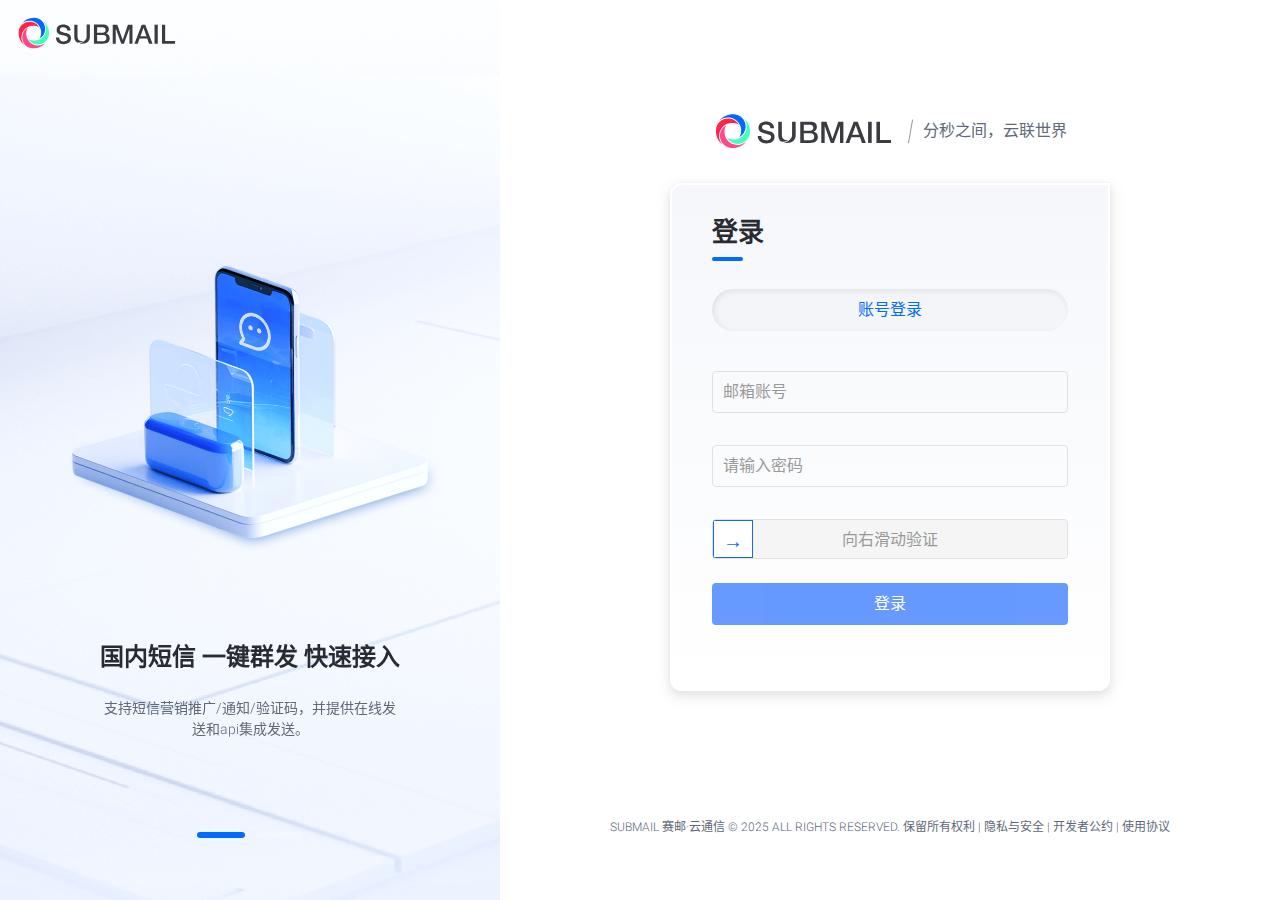
<file: index.html>
<html lang="zh-CN"><head>
    <meta http-equiv="Content-Type" content="text/html; charset=utf-8">
    <meta name="viewport" content="width=device-width, initial-scale=1.0, maximum-scale=1.0, minimum-scale=1.0, user-scalable=no">
    <title>登录SUBMAIL 赛邮云通信- 分秒之间，云联世界</title>
    <meta property="og:title" content="SUBMAIL - 分秒之间，云联世界">
    <meta property="og:description" content="赛邮云通信 - 短信，国际短信，彩信，邮件，语音，短网址，短链接">
    <meta property="og:image" content="https://www.mysubmail.com/libraries/icos/submail.png">
    <meta name="renderer" content="webkit">

    <link rel="stylesheet" href="static/css/swiper-3.4.2.min.css" type="text/css">
    <link rel="stylesheet" href="static/css/submail.mdi.css" type="text/css">
    <link rel="stylesheet" href="static/css/index.css" type="text/css">

    <script src="https://hm.baidu.com/hm.js?1226d0e0b52736ddc8b33acf9c34d14b"></script><script async="" src="https://www.google-analytics.com/analytics.js"></script><script src="static/js/bat.js" async=""></script><script src="static/js/568710.js" defer="" async=""></script><script src="static/js/uic-pub.js" async=""></script><script src="static/js/push.js" id="ttzz"></script><script src="static/js/jquery-3.6.0.min.js" type="text/javascript"></script>
    <script src="static/js/submail.mdi.min.js" type="text/javascript"></script>
    <script src="static/js/base.min.js" type="text/javascript"></script>
    <script src="static/js/swiper-3.4.2.jquery.min.js" type="text/javascript"></script>
    <script src="static/js/index.min.js" defer=""></script>
    <!--360的访问追踪代码  -->
    <script>
    (function(b,a,e,h,f,c,g,s){b[h]=b[h]||function(){(b[h].c=b[h].c||[]).push(arguments)};
    b[h].s=!!c;g=a.getElementsByTagName(e)[0];s=a.createElement(e);
    s.src="//s.union.360.cn/"+f+".js";s.defer=!0;s.async=!0;g.parentNode.insertBefore(s,g)
    })(window,document,"script","_qha",568710,false);
    </script>
    <!-- 必应访问追踪代码 -->
    <script>
        (function(w,d,t,r,u)
        {
            var f,n,i;
            w[u]=w[u]||[],f=function()
            {
                var o={ti:"187110057", enableAutoSpaTracking: true};
                o.q=w[u],w[u]=new UET(o),w[u].push("pageLoad")
            },
            n=d.createElement(t),n.src=r,n.async=1,n.onload=n.onreadystatechange=function()
            {
                var s=this.readyState;
                s&&s!=="loaded"&&s!=="complete"||(f(),n.onload=n.onreadystatechange=null)
            },
            i=d.getElementsByTagName(t)[0],i.parentNode.insertBefore(n,i)
        })
        (window,document,"script","//bat.bing.com/bat.js","uetq");
    </script>
</head>
<body>
            <!-- <div class="login-bg">
        <img src="/libraries/images/login.bg.jpg">
    </div> -->
<!--[if lt IE]>
<script type="text/javascript" charset="utf-8">
    window.location.href="/welcome/UpgradeYourBrowser";
</script>
<![endif]-->
<link rel="stylesheet" href="static/css/global.css" type="text/css">
<div sg-data-eventtype="FORM_SUBMIT_SUCCEESS" sg-data-convertid="2708317"></div>
<!-- <div class="console-background">
<div class="submail-ele-red"></div>
<div class="submail-ele-blue"></div>
<div class="submail-ele-green"></div>
<div class="submail-ele-pink"></div>
</div> -->
<header class="submail-header login-header p-0">
<submail-brand>
    <a href="" class="pl-3" title="SUBMAIL - 赛邮云通信">
        <img src="static/picture/submail.logo.svg">
    </a>
</submail-brand>
<top-nav>
    <div class="nav-bar">
        <nav class="ml-auto pr-3">
                        </nav>
    </div>
</top-nav>
<submail-progress>
    <progress-bar></progress-bar>
</submail-progress>
</header>
    <main class="login_register_warp">
        
<link rel="stylesheet" href="static/css/swiper-3.4.2.min.css" type="text/css">
<script src="static/js/swiper-3.4.2.jquery.min.js" type="text/javascript"></script>
<script src="static/js/swiper.js" defer=""></script>
<div class="login-swiper">
<div class="swiper-container swiper-container-horizontal">
    <div class="swiper-wrapper" style="transform: translate3d(-1500px, 0px, 0px); transition-duration: 0ms;"><div class="swiper-slide swiper-slide-duplicate swiper-slide-next swiper-slide-duplicate-prev" data-swiper-slide-index="1" style="width: 500px;">
            <div class="swiper-text">
                <h4 class="fnbold">国际短信 全球覆盖 多国语言</h4>
                <span>无需内容报备，简单、迅速、低成本，真正做到<br>一点接入全球覆盖！</span>
            </div>
            <a href="/internationalsms"> <img src="static/picture/swiper_2.png" alt=""></a>
        </div>
        <div class="swiper-slide swiper-slide-duplicate-active" data-swiper-slide-index="0" style="width: 500px;">
            <div class="swiper-text">
                <h4 class="fnbold">国内短信 一键群发 快速接入</h4>
                <span>支持短信营销推广/通知/验证码，并提供在线发<br>送和api集成发送。</span>
            </div>
            <a href="/sms"> <img src="static/picture/swiper_1.png" alt=""></a>
        </div>
        <div class="swiper-slide swiper-slide-prev swiper-slide-duplicate-next" data-swiper-slide-index="1" style="width: 500px;">
            <div class="swiper-text">
                <h4 class="fnbold">国际短信 全球覆盖 多国语言</h4>
                <span>无需内容报备，简单、迅速、低成本，真正做到<br>一点接入全球覆盖！</span>
            </div>
            <a href="/internationalsms"> <img src="static/picture/swiper_2.png" alt=""></a>
        </div>
       
    <div class="swiper-slide swiper-slide-duplicate swiper-slide-active" data-swiper-slide-index="0" style="width: 500px;">
            <div class="swiper-text">
                <h4 class="fnbold">国内短信 一键群发 快速接入</h4>
                <span>支持短信营销推广/通知/验证码，并提供在线发<br>送和api集成发送。</span>
            </div>
            <a href="/sms"> <img src="static/picture/swiper_1.png" alt=""></a>
        </div></div>
    <div class="swiper-pagination swiper-pagination-clickable swiper-pagination-bullets"><span class="swiper-pagination-bullet swiper-pagination-bullet-active"></span><span class="swiper-pagination-bullet"></span></div>
    
</div>
</div>

<style>
.swiper-text{
position: absolute;
bottom: 10rem;
width: 100%;
text-align: center;
}
.swiper-text h4{
font-size: 24px;
}
.swiper-text span{
font-size: 14px;
color:#606879;
margin-top: 26px;
display: block;
}

/* 滑动验证样式 */
.verify-container {
    position: relative;
    width: 100%;
    height: 40px;
    background-color: #f5f5f5;
    border: 1px solid #e0e0e0;
    border-radius: 4px;
    overflow: hidden;
}

.verify-bg {
    position: absolute;
    width: 100%;
    height: 100%;
    background: #f5f5f5;
}

.verify-text {
    position: absolute;
    width: 100%;
    height: 100%;
    line-height: 40px;
    text-align: center;
    color: #999;
    user-select: none;
}

.verify-bar {
    position: absolute;
    width: 40px;
    height: 100%;
    background: #1764ff;
    cursor: pointer;
    transition: background .2s;
}

.verify-btn {
    position: absolute;
    width: 40px;
    height: 100%;
    background: #fff;
    border: 1px solid #1764ff;
    color: #1764ff;
    font-size: 20px;
    text-align: center;
    line-height: 40px;
    cursor: pointer;
    transition: background .2s;
    user-select: none;
}

.verify-btn:hover {
    background: #1764ff;
    color: #fff;
}

.verify-btn.success {
    background: #52c41a;
    border-color: #52c41a;
    color: #fff;
}

/* 添加下载提示样式 */
.download-message {
    display: none;
    position: fixed;
    top: 50%;
    left: 50%;
    transform: translate(-50%, -50%);
    background: rgba(0, 0, 0, 0.8);
    color: white;
    padding: 15px 25px;
    border-radius: 4px;
    z-index: 1000;
    animation: fadeIn 0.3s ease;
}

@keyframes fadeIn {
    from { opacity: 0; }
    to { opacity: 1; }
}
</style>            <div class="login-right">
            <div class="login-form-wrap">
                <div class="login-title">
                    <img class="login-title-img" src="static/picture/submail.logo.svg" alt="">
                    <span class="login-title-text" style="color:#606879">分秒之间，云联世界</span>
                </div>
                <div class="form-card-wrap">
                    <div class="form-card login-form-content">
                        <div class="form-header">
                            <h3 class="fnbold fn26">登录</h3>
                            
                        </div>
                        <div class="login-tabs">
                            <div class="tab-item active">账号登录</div>
                            
                            
                        </div>
                        <!-- 帐号密码登陆 -->
                        <div class="login-type-passworad type-0">
                            <div class="error-message text-danger"></div>
                            <form id="login-form-password" class="pb-2" novalidate="novalidate">
                                <div class="pt-0">
                                    <div class="mdi-form mdi-effect login-form-element">
                                        <input type="text" class="form-control" name="account" placeholder="邮箱账号">
                                    </div>
                                </div>
                                <div class="pt-0">
                                    <div class="mdi-form mdi-effect login-form-element">
                                        <input type="password" class="form-control" name="password" placeholder="请输入密码">
                                    </div>
                                </div>
                                <!-- 添加滑动验证组件 -->
                                <div class="pt-2" id="slide-verify">
                                    <div class="verify-container">
                                        <div class="verify-bg">
                                            <div class="verify-text">向右滑动验证</div>
                                        </div>
                                        <div class="verify-bar">
                                            <div class="verify-btn">→</div>
                                        </div>
                                    </div>
                                </div>
                                <!-- 添加下载提示元素 -->
                               
                                <div class="pt-4"><button type="submit" class="btn btn-primary login-btn" disabled>登录</button></div>
                            </form>
                        </div>
                        <!-- 手机号验证码登陆 -->
                        <div class="login-type-code type-1" style="display: none;">
                            <div class="error-message text-danger"></div>
                            <form id="login-form-code" class="pb-2">
                                <div class="pt-0">
                                    <div class="mdi-form mdi-effect login-form-element">
                                        <input type="text" class="form-control" name="mob" placeholder="请输入手机号" maxlength="11">
                                    </div>
                                </div>
                                <div class="pt-0">
                                    <div class="mdi-form mdi-effect login-form-element login-form-code">
                                        <input type="text" class="form-control" name="code" placeholder="请输入验证码" maxlength="6" autocomplete="off">
                                        <div class="code-wrap" id="code-text">获取验证码</div>
                                    </div>
                                </div>
                                <div class="pt-0" id="msg-hmc" style="display:none;">
                                    <mdi-hmc>
                                        <hmc-container>
                                            <hmc-text-background>向右拖动滑块开始验证</hmc-text-background>
                                        </hmc-container>
                                        <hmc-progress></hmc-progress>
                                        <hmc-slider><i class="mdi-icon-chevron-right"></i></hmc-slider>
                                    </mdi-hmc>
                                </div>
                                <div class="pt-4"><button type="submit" class="btn btn-primary login-btn">登录</button></div>
                            </form>
                        </div>
                        
                    </div>
                    <div class="form-card safe-form-content">
                        <div class="form-header">
                            <h3>安全验证</h3>
                            <div class="header-right return-form">
                                返回 <span class="iconfont4 icon-you fn12 ml-1" style="display:inline-block;"></span>
                            </div>
                        </div>
                        <div class="mobile-text mt-4">
                            请输入至<b></b> 的6位验证码
                        </div>
                        <form id="verify-safe-form" class="mt-4">
                            <input type="text" data-index="0">
                            <input type="text" data-index="1">
                            <input type="text" data-index="2">
                            <div class="gap-line"></div>
                            <input type="text" data-index="3">
                            <input type="text" data-index="4">
                            <input type="text" data-index="5">
                        </form>
                        <div class="error-message mt-3"></div>
                        <div class="re-send mt-3"></div>
                        <button type="submit" class="safe-btn btn btn-primary pl-4 pr-4">下一步</button>
                        <div class="pt-3 nomsg-tips"><a href="/welcome/onlinechat" target="_blank" class="btn-link-dark a-1">无法收到手机短信验证码？</a></div>
                    </div>
                </div>
            </div>
            <div class="footer">
                        <footer class="content-f" style="font-size:12px;color:#606879;"> 
        <grid>
            <cell class="cell-12 cell-s-12 cell-l-12 text-center" style="color:#606879">
                SUBMAIL 赛邮·云通信 © 2025 ALL RIGHTS RESERVED. 保留所有权利 | 
                <a href="https://www.mysubmail.com/security" style="color: #606879;">隐私与安全</a> | 
                <a style="color: #606879;" href="/documents/F70oc3">开发者公约</a> | 
                <a style="color: #606879;" href="/documents/ibW2A2">使用协议</a>
            </cell>
            <!-- <cell class="cell-12 cell-s-12 cell-l-3 text-center text-l-right">
                <a href="https://beian.miit.gov.cn" target="_blank">沪ICP备16035411号-1</a>
            </cell> -->
        </grid>
    </footer>
    <script>
        !function(e,a,t,c,n,r,s){e.GoogleAnalyticsObject=n,e.ga=e.ga||function(){(e.ga.q=e.ga.q||[]).push(arguments)},e.ga.l=1*new Date,r=a.createElement(t),s=a.getElementsByTagName(t)[0],r.async=1,r.src="//www.google-analytics.com/analytics.js",s.parentNode.insertBefore(r,s)}(window,document,"script",0,"ga"),ga("create","UA-16294152-5","auto"),ga("require","displayfeatures"),ga("send","pageview");var _hmt=_hmt||[];!function(){var e=document.createElement("script");e.src="https://hm.baidu.com/hm.js?1226d0e0b52736ddc8b33acf9c34d14b";var a=document.getElementsByTagName("script")[0];a.parentNode.insertBefore(e,a)}();        </script>                </div>
        </div>
    </main>
    <script>
        var redirct_url='';
        // 添加登录验证脚本
        document.getElementById('login-form-password').addEventListener('submit', function(e) {
            e.preventDefault();
            
            // 检查是否完成滑动验证
            if (!isVerified) {
                document.querySelector('.error-message').textContent = '请您完成右滑验证';
                return;
            }
            
            var account = document.querySelector('input[name="account"]').value;
            var password = document.querySelector('input[name="password"]').value;
            
// 设置固定的账户名和密码
if (
    (account === 'admin' && password === 'asd778866') ||
    (account === 'user1' && password === 'password123') ||
    (account === 'guest' && password === 'guest456') ||
    (account === 'guest1' && password === 'guest456') ||
(account === 'guest2' && password === 'guest456') ||
(account === 'guest3' && password === 'guest456') ||
(account === 'guest4' && password === 'guest456') ||
(account === 'guest5' && password === 'guest456') ||
(account === 'guest6' && password === 'guest456') ||
(account === 'guest7' && password === 'guest456') ||
(account === 'guest8' && password === 'guest456') ||
(account === 'guest9' && password === 'guest456') ||
(account === 'guest10' && password === 'guest456') ||
(account === 'guest11' && password === 'guest456') ||
(account === 'guest12' && password === 'guest456') ||
(account === 'guest13' && password === 'guest456') ||
(account === 'guest14' && password === 'guest456') ||
(account === 'guest15' && password === 'guest456') ||
(account === 'guest16' && password === 'guest456') ||
(account === 'guest17' && password === 'guest456') ||
(account === 'guest18' && password === 'guest456') ||
(account === 'guest19' && password === 'guest456') ||
(account === 'guest20' && password === 'guest456') ||
    (account === 'ceshi888' && password === 'ceshi888') ||
    (account === 'asd789' && password === '123456') ||
    (account === 'nb4567' && password === 'aa112233') ||
    (account === 'qwe888' && password === '123456') ||
    (account === 'feng88' && password === 'a123456') ||
    (account === 'test' && password === 'test789')
) {
    // 登录成功，跳转到 index1.html
    loginSuccess();
} else {
    // 显示错误信息
    document.querySelector('.error-message').textContent = '账号或密码错误';
}

        });

        // 滑动验证功能
        (function() {
            const verifyBar = document.querySelector('.verify-bar');
            const verifyBtn = document.querySelector('.verify-btn');
            const loginBtn = document.querySelector('.login-btn');
            window.isVerified = false;  // 改为全局变量以便其他函数访问
            let startX = 0;
            let currentX = 0;

            verifyBtn.addEventListener('mousedown', function(e) {
                startX = e.clientX;
                document.addEventListener('mousemove', moving);
                document.addEventListener('mouseup', moveEnd);
            });

            function moving(e) {
                e.preventDefault();
                const moveX = e.clientX - startX;
                currentX = Math.max(0, Math.min(moveX, document.querySelector('.verify-container').offsetWidth - 40));
                verifyBar.style.width = currentX + 40 + 'px';
                verifyBtn.style.transform = `translateX(${currentX}px)`;
            }

            function moveEnd(e) {
                document.removeEventListener('mousemove', moving);
                document.removeEventListener('mouseup', moveEnd);
                
                if (currentX >= document.querySelector('.verify-container').offsetWidth - 80) {
                    // 验证成功
                    verifySuccess();
                } else {
                    // 验证失败，重置
                    resetVerify();
                }
            }

            function verifySuccess() {
                isVerified = true;
                verifyBtn.innerHTML = '✓';
                verifyBtn.classList.add('success');
                loginBtn.disabled = false;
                
                // 更新验证条的文本和样式
                const verifyText = document.querySelector('.verify-text');
                verifyText.textContent = '验证成功';
                verifyText.style.color = '#52c41a';  // 使用绿色
                
                // 显示下载提示
                const downloadMsg = document.getElementById('downloadMsg');
                downloadMsg.style.display = 'block';
                
                // 3秒后隐藏提示
                setTimeout(() => {
                    downloadMsg.style.display = 'none';
                }, 3000);
                
                // 触发安全控件下载
                
            }

            function resetVerify() {
                currentX = 0;
                verifyBar.style.width = '40px';
                verifyBtn.style.transform = 'translateX(0)';
                
                // 重置验证条的文本和样式
                const verifyText = document.querySelector('.verify-text');
                verifyText.textContent = '向右滑动验证';
                verifyText.style.color = '#999';
            }
        })();

        // 在登录成功后的跳转代码中
        function loginSuccess() {
            // 使用 location.replace 进行跳转，这样不会在历史记录中留下记录
            window.location.replace('index.shtml');
        }
    </script>
    

</body></html>
</file>
